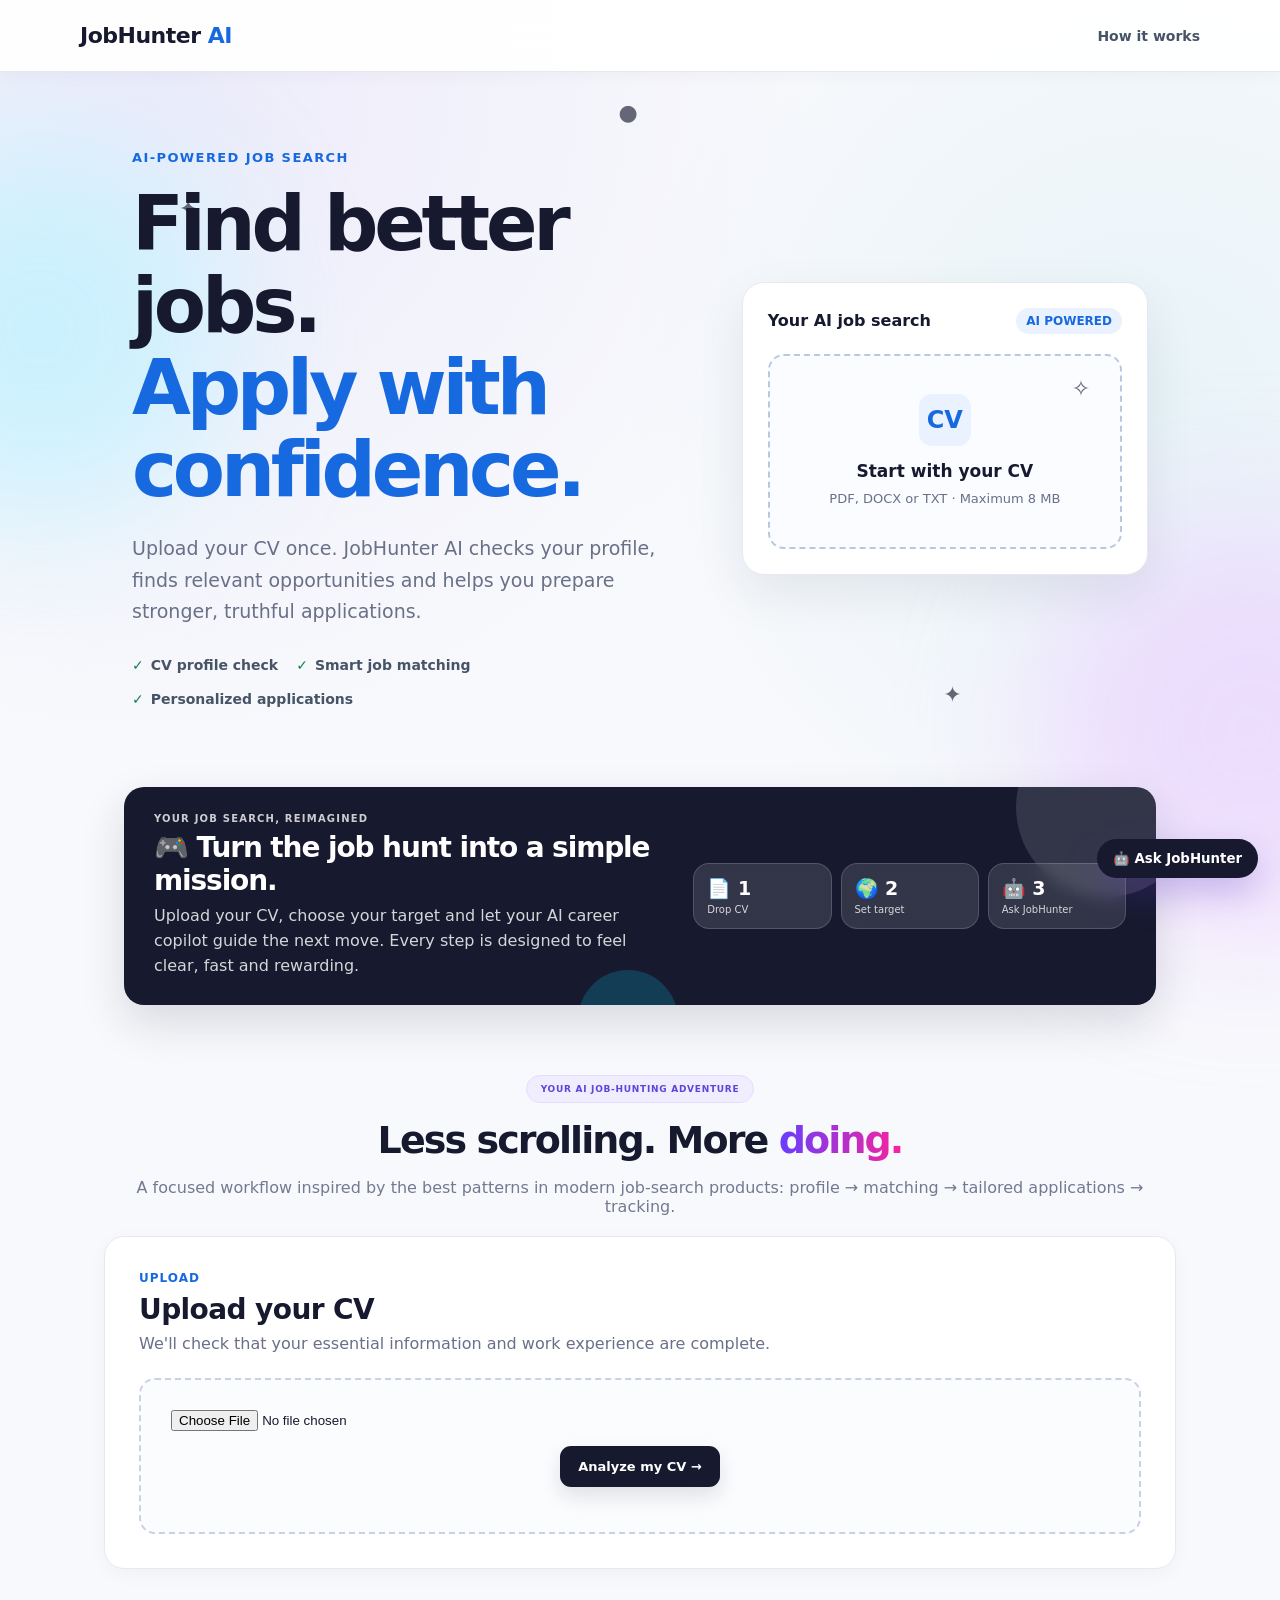
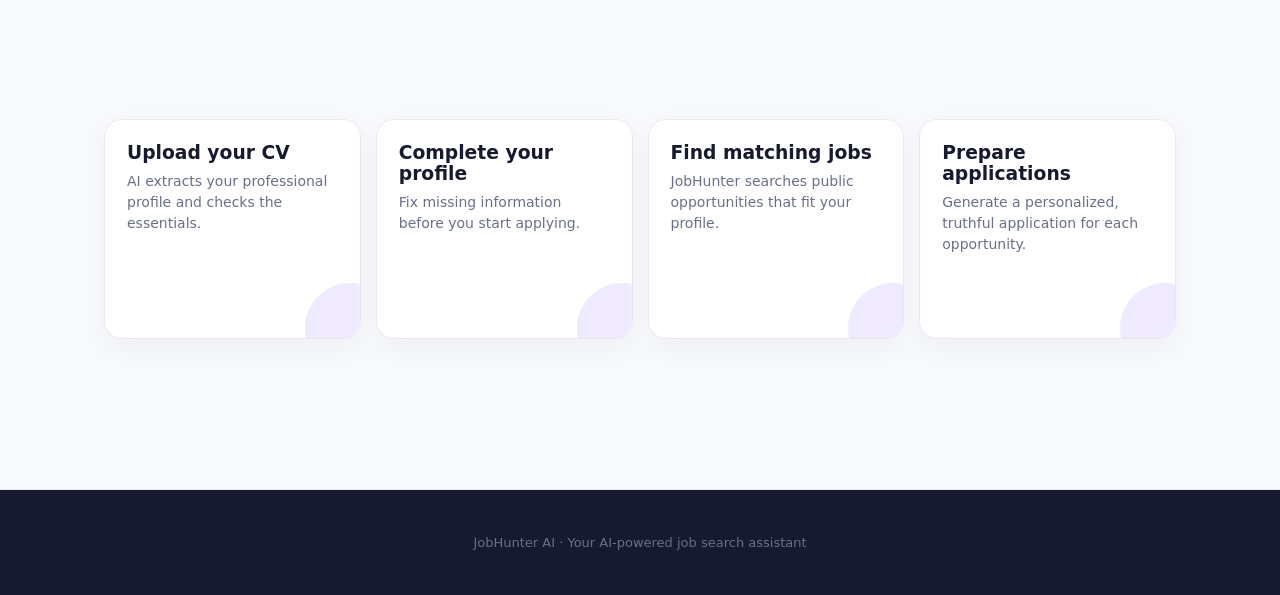
<file: index.html>
<!doctype html>
<html lang="en">
<head>
<meta charset="utf-8">
<meta name="viewport" content="width=device-width,initial-scale=1">
<title>JobHunter AI — Find the right job faster</title>
<link rel="stylesheet" href="/static/style.css">
<style>
:root{--blue:#1769e0;--blue-dark:#0d47a1;--ink:#172033;--muted:#667085;--line:#e5eaf1;--bg:#f7f9fc;--white:#fff;--green:#14804a}
*{box-sizing:border-box}html{scroll-behavior:smooth}body{margin:0;font-family:Inter,ui-sans-serif,system-ui,-apple-system,BlinkMacSystemFont,"Segoe UI",Arial,sans-serif;color:var(--ink);background:var(--bg)}
header{height:72px;background:#fff;border-bottom:1px solid var(--line);display:flex;align-items:center;justify-content:space-between;padding:0 max(24px,calc((100% - 1120px)/2));position:sticky;top:0;z-index:20}.logo{font-size:22px;font-weight:800;letter-spacing:-.5px}.logo span{color:var(--blue)}header a{color:#475467;text-decoration:none;font-weight:600;font-size:14px}
main{max-width:1120px;margin:auto;padding:0 24px}.hero{padding:80px 0 55px;display:grid;grid-template-columns:1.15fr .85fr;gap:60px;align-items:center}.eyebrow{color:var(--blue);font-size:13px;font-weight:800;letter-spacing:1.4px;margin-bottom:18px}.hero h1{font-size:58px;line-height:1.05;letter-spacing:-2.5px;margin:0 0 22px;max-width:700px}.hero h1 span{color:var(--blue)}.hero p{color:var(--muted);font-size:19px;line-height:1.65;max-width:650px;margin:0 0 30px}.hero-points{display:flex;gap:18px;flex-wrap:wrap;color:#475467;font-size:14px;font-weight:600}.hero-points span{display:flex;align-items:center;gap:7px}.hero-points b{color:var(--green)}
.upload-preview{background:#fff;border:1px solid var(--line);border-radius:22px;padding:25px;box-shadow:0 18px 50px rgba(16,24,40,.08)}.preview-top{display:flex;justify-content:space-between;align-items:center;margin-bottom:20px}.preview-title{font-weight:800}.badge{background:#eaf2ff;color:var(--blue);padding:6px 10px;border-radius:20px;font-size:12px;font-weight:800}.preview-box{border:2px dashed #b9c8df;border-radius:16px;padding:38px 20px;text-align:center;background:#fafcff}.file-icon{width:52px;height:52px;border-radius:13px;background:#eaf2ff;color:var(--blue);display:flex;align-items:center;justify-content:center;margin:0 auto 15px;font-size:24px;font-weight:800}.preview-box h3{margin:0 0 7px;font-size:17px}.preview-box p{margin:0;color:var(--muted);font-size:13px}
.section-card{background:#fff;border:1px solid var(--line);border-radius:20px;padding:34px;margin:18px 0;box-shadow:0 5px 20px rgba(16,24,40,.035)}.step-label{color:var(--blue);font-weight:800;font-size:12px;letter-spacing:1px;margin-bottom:8px}.section-card h2{font-size:28px;margin:0 0 8px;letter-spacing:-.6px}.section-card>p{color:var(--muted);margin:0 0 25px}.upload-area{border:2px dashed #c7d2e3;border-radius:16px;padding:30px;text-align:center;background:#fbfcfe}.upload-area input{display:block;width:100%;margin-bottom:15px}.btn{display:inline-flex;align-items:center;justify-content:center;border:0;background:var(--blue);color:#fff;border-radius:10px;padding:13px 21px;font-weight:800;font-size:15px;cursor:pointer;text-decoration:none;transition:.15s}.btn:hover{background:var(--blue-dark);transform:translateY(-1px)}#status{margin-top:15px;color:var(--muted);font-weight:600}.profile-grid{display:grid;grid-template-columns:1fr 1fr;gap:20px;margin:22px 0}.info-box{background:#f8fafc;border:1px solid var(--line);border-radius:14px;padding:18px}.info-box strong{display:block;margin-bottom:6px}#missing .warn,.warn{background:#fff7ed;border:1px solid #fed7aa;color:#9a3412;padding:15px;border-radius:12px;margin:15px 0}.ok{background:#ecfdf3;border:1px solid #abefc6;color:#067647;padding:15px;border-radius:12px;margin:15px 0}label{display:block;font-weight:700;font-size:14px;margin:18px 0 8px}select{width:100%;padding:13px;border:1px solid #cfd7e3;border-radius:10px;background:#fff;font-size:15px}.check{display:flex;align-items:center;gap:9px;font-weight:600}.check input{width:18px;height:18px}.resultsTitle{display:flex;align-items:end;justify-content:space-between;margin:45px 0 18px}.resultsTitle h2{font-size:30px;margin:0}#count{color:var(--muted);font-size:14px}.job{background:#fff;border:1px solid var(--line);border-radius:16px;padding:22px;margin:12px 0;display:grid;grid-template-columns:1fr auto;gap:14px}.job h3{margin:0 0 6px;font-size:19px}.job p{color:var(--muted);margin:5px 0;line-height:1.5}.job>strong{color:var(--blue);font-size:24px;text-align:right}.job>strong small{display:block;color:var(--muted);font-size:9px;letter-spacing:1px}.link{color:var(--blue);font-weight:700;text-decoration:none}.small{border:1px solid #cbd5e1;background:#fff;border-radius:8px;padding:8px 11px;cursor:pointer;font-weight:700;margin-left:8px}.draft{grid-column:1/-1;background:#f8fafc;border-radius:12px;padding:16px}.draft textarea{width:100%;min-height:180px;margin-top:10px;padding:12px;border:1px solid #d5dce6;border-radius:9px;font-family:inherit}.how{display:grid;grid-template-columns:repeat(4,1fr);gap:15px;padding:65px 0}.how-card{background:#fff;border:1px solid var(--line);border-radius:15px;padding:22px}.how-card h3{margin:0 0 8px}.how-card p{color:var(--muted);font-size:14px;line-height:1.5;margin:0}footer{border-top:1px solid var(--line);background:#fff;padding:28px 24px;text-align:center;color:var(--muted);font-size:13px}.hidden{display:none!important}
@media(max-width:800px){.hero{grid-template-columns:1fr;padding:55px 0 35px;gap:30px}.hero h1{font-size:42px}.profile-grid,.how{grid-template-columns:1fr 1fr}}@media(max-width:560px){header{padding:0 18px}main{padding:0 15px}.hero h1{font-size:36px}.section-card{padding:22px}.profile-grid,.how{grid-template-columns:1fr}.job{grid-template-columns:1fr}.job>strong{text-align:left}}
</style>
</head>
<body>
<header><div class="logo">JobHunter <span>AI</span></div><a href="#how">How it works</a></header>
<main>
<section class="hero"><div><div class="eyebrow">AI-POWERED JOB SEARCH</div><h1>Find better jobs.<br><span>Apply with confidence.</span></h1><p>Upload your CV once. JobHunter AI checks your profile, finds relevant opportunities and helps you prepare stronger, truthful applications.</p><div class="hero-points"><span><b>✓</b> CV profile check</span><span><b>✓</b> Smart job matching</span><span><b>✓</b> Personalized applications</span></div></div><div class="upload-preview"><div class="preview-top"><div class="preview-title">Your AI job search</div><div class="badge">AI POWERED</div></div><div class="preview-box"><div class="file-icon">CV</div><h3>Start with your CV</h3><p>PDF, DOCX or TXT · Maximum 8 MB</p></div></div></section>
<section class="section-card" id="start"><div class="step-label">UPLOAD</div><h2>Upload your CV</h2><p>We'll check that your essential information and work experience are complete.</p><div class="upload-area"><form id="cvForm"><input type="file" name="cv" accept=".pdf,.docx,.txt" required><button class="btn" type="submit">Analyze my CV →</button></form><div id="status"></div></div></section>
<section class="section-card hidden" id="profile"><div class="step-label">PROFILE</div><h2>Complete your profile</h2><p id="intro"></p><div id="missing"></div><div class="profile-grid"><div class="info-box" id="summary">Your profile information will appear here.</div><div class="info-box"><strong>Where should we search?</strong><label>Location<select id="location"><option value="">Worldwide</option><option>Singapore</option><option>Philippines</option><option>Thailand</option><option>Malaysia</option><option>Australia</option><option>Germany</option><option>United Kingdom</option><option>United States</option><option>Norway</option></select></label><label class="check"><input id="remote" type="checkbox" checked>Include remote jobs</label></div></div><button id="hunt" class="btn">Find matching jobs →</button></section>
<section class="hidden" id="results"><div class="resultsTitle"><h2>Recommended jobs</h2><span id="count"></span></div><div id="jobs"></div></section>
<section class="how" id="how"><div class="how-card"><h3>Upload your CV</h3><p>AI extracts your professional profile and checks the essentials.</p></div><div class="how-card"><h3>Complete your profile</h3><p>Fix missing information before you start applying.</p></div><div class="how-card"><h3>Find matching jobs</h3><p>JobHunter searches public opportunities that fit your profile.</p></div><div class="how-card"><h3>Prepare applications</h3><p>Generate a personalized, truthful application for each opportunity.</p></div></section>
</main><footer>JobHunter AI · Your AI-powered job search assistant</footer><script src="/static/app.js"></script>
</body>
</html>
</file>
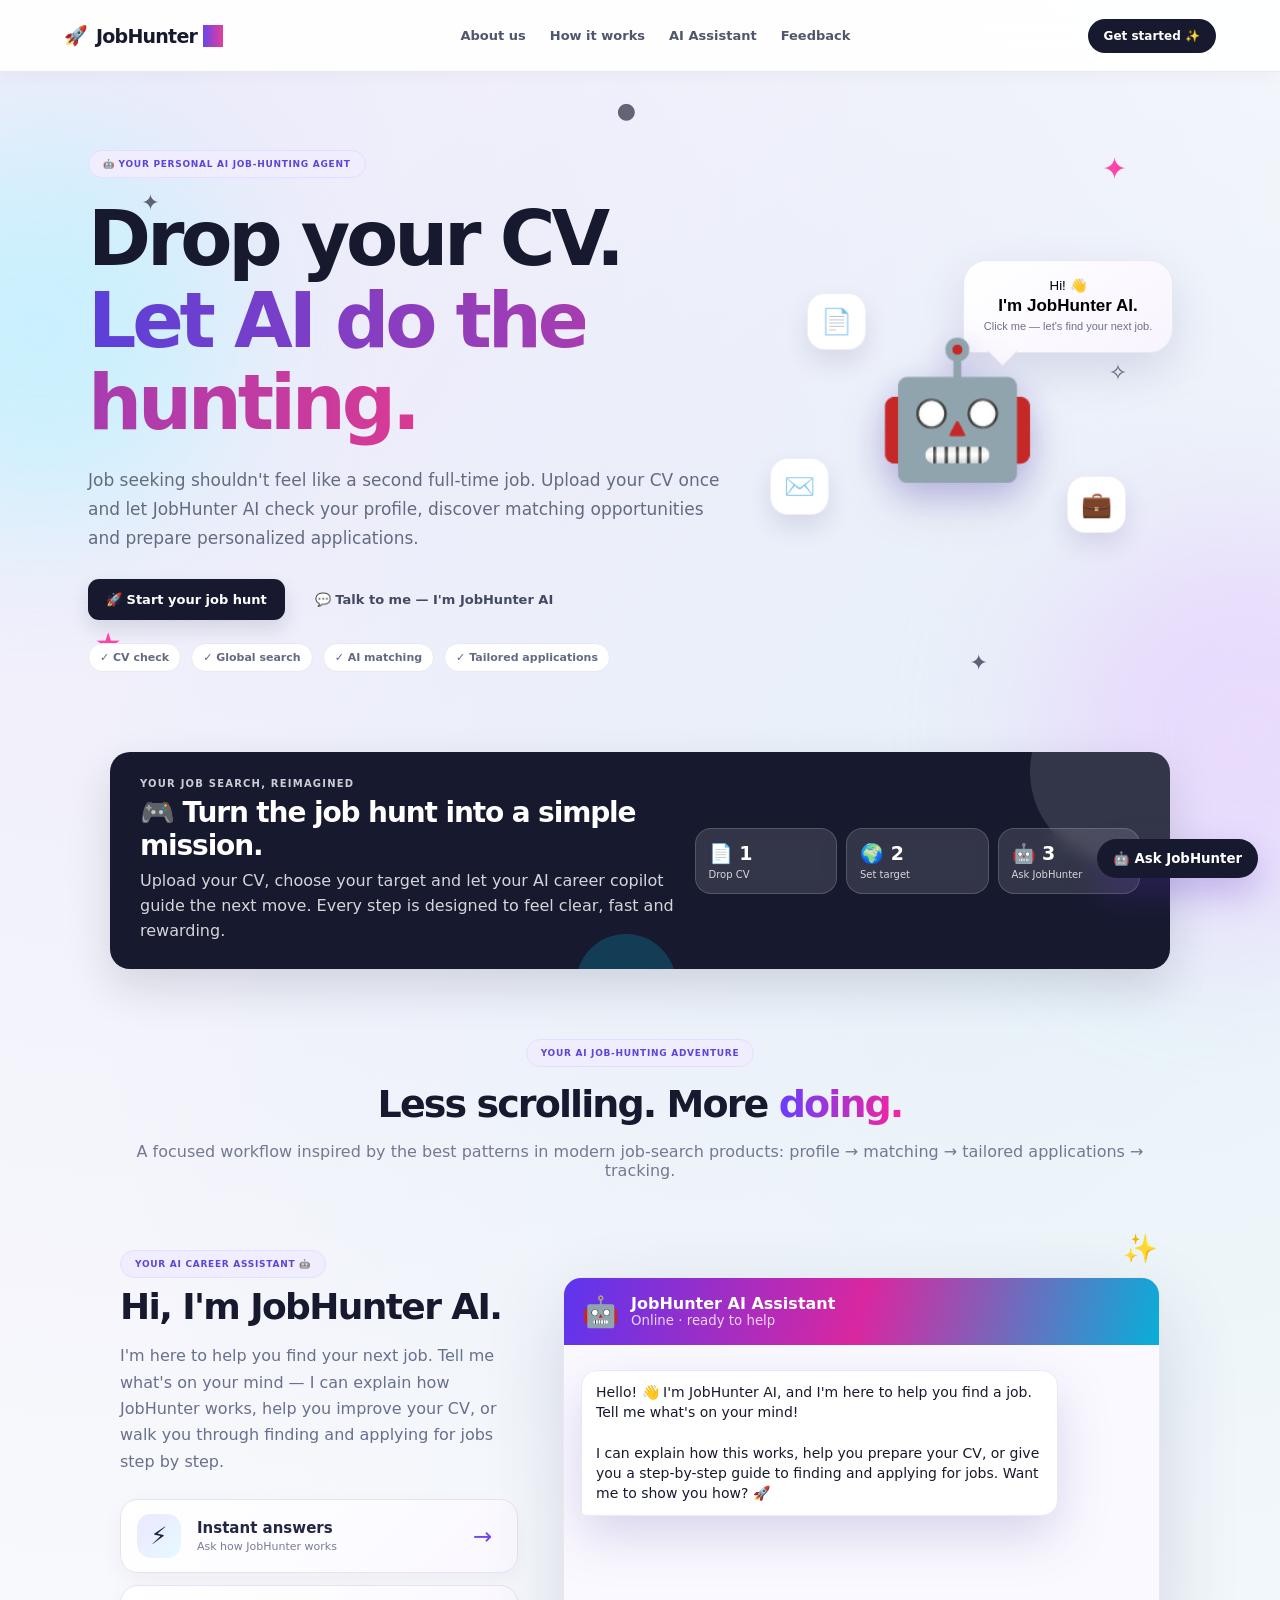
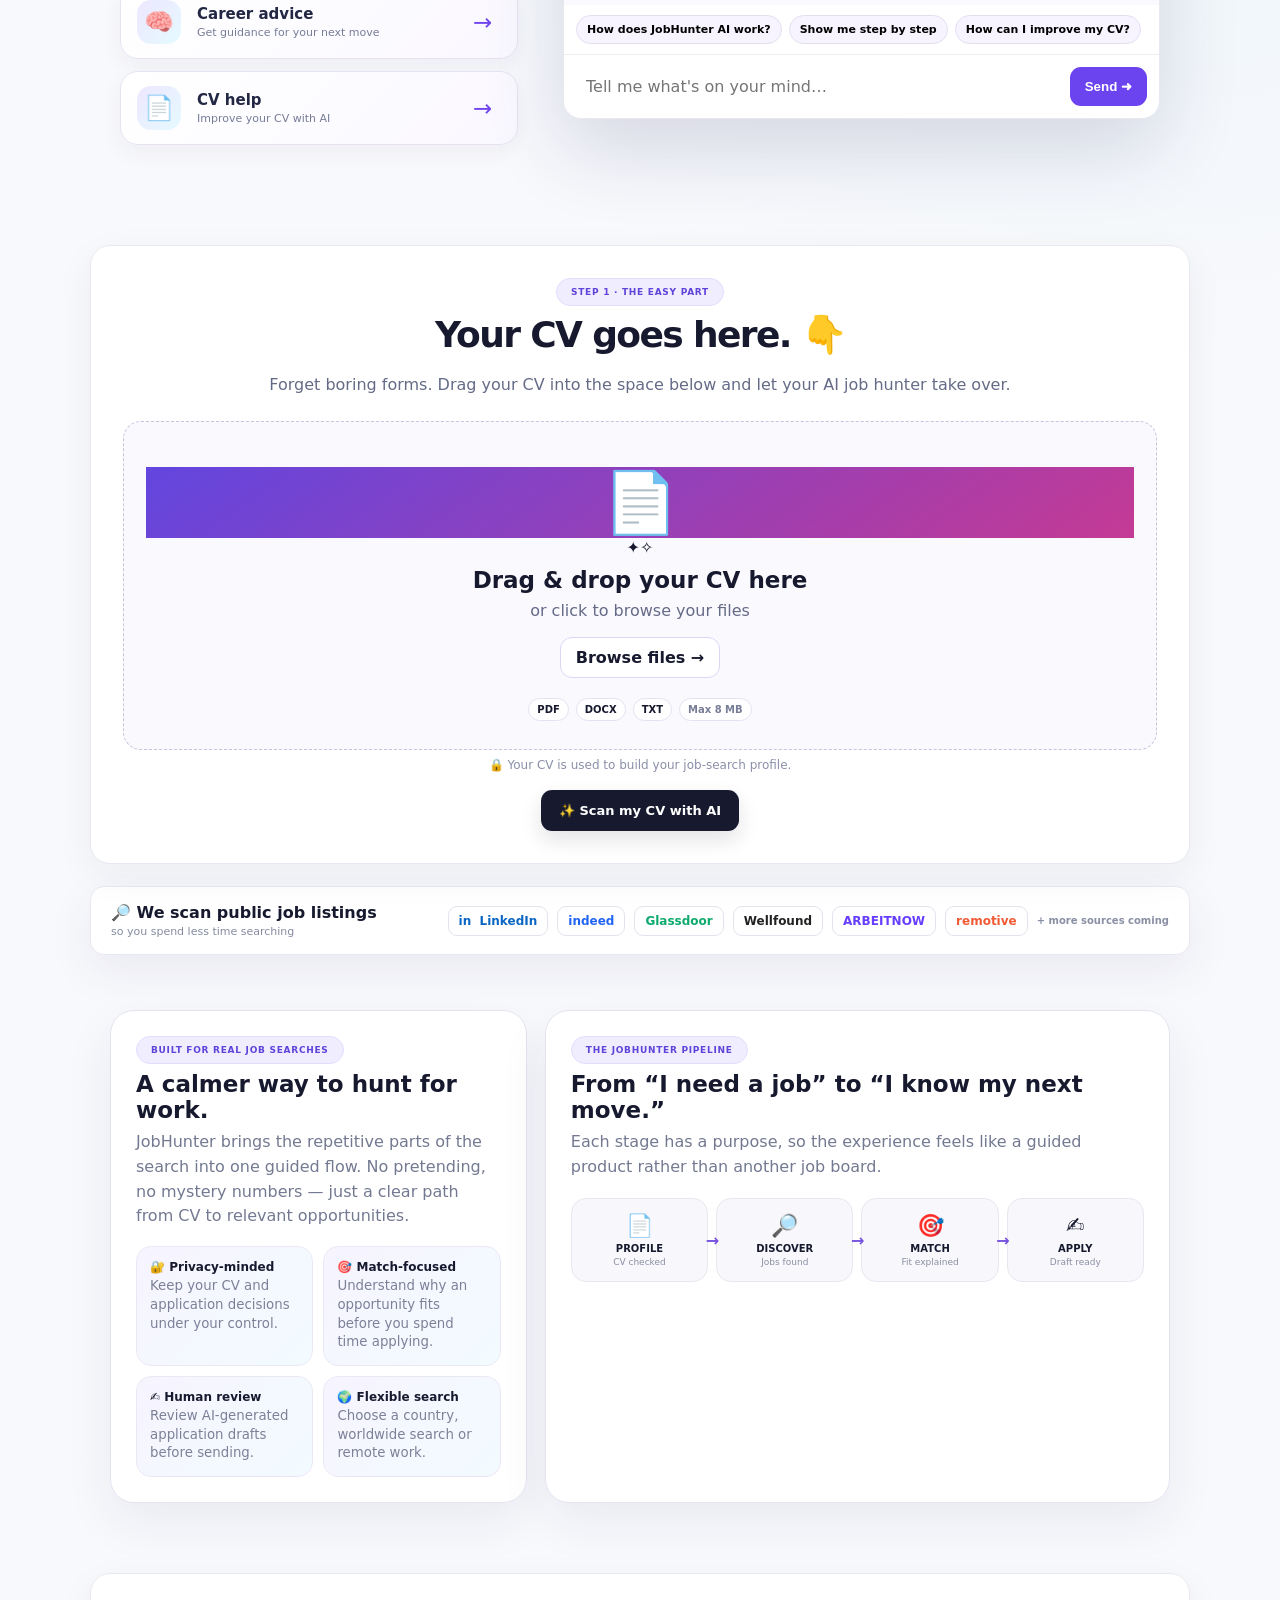
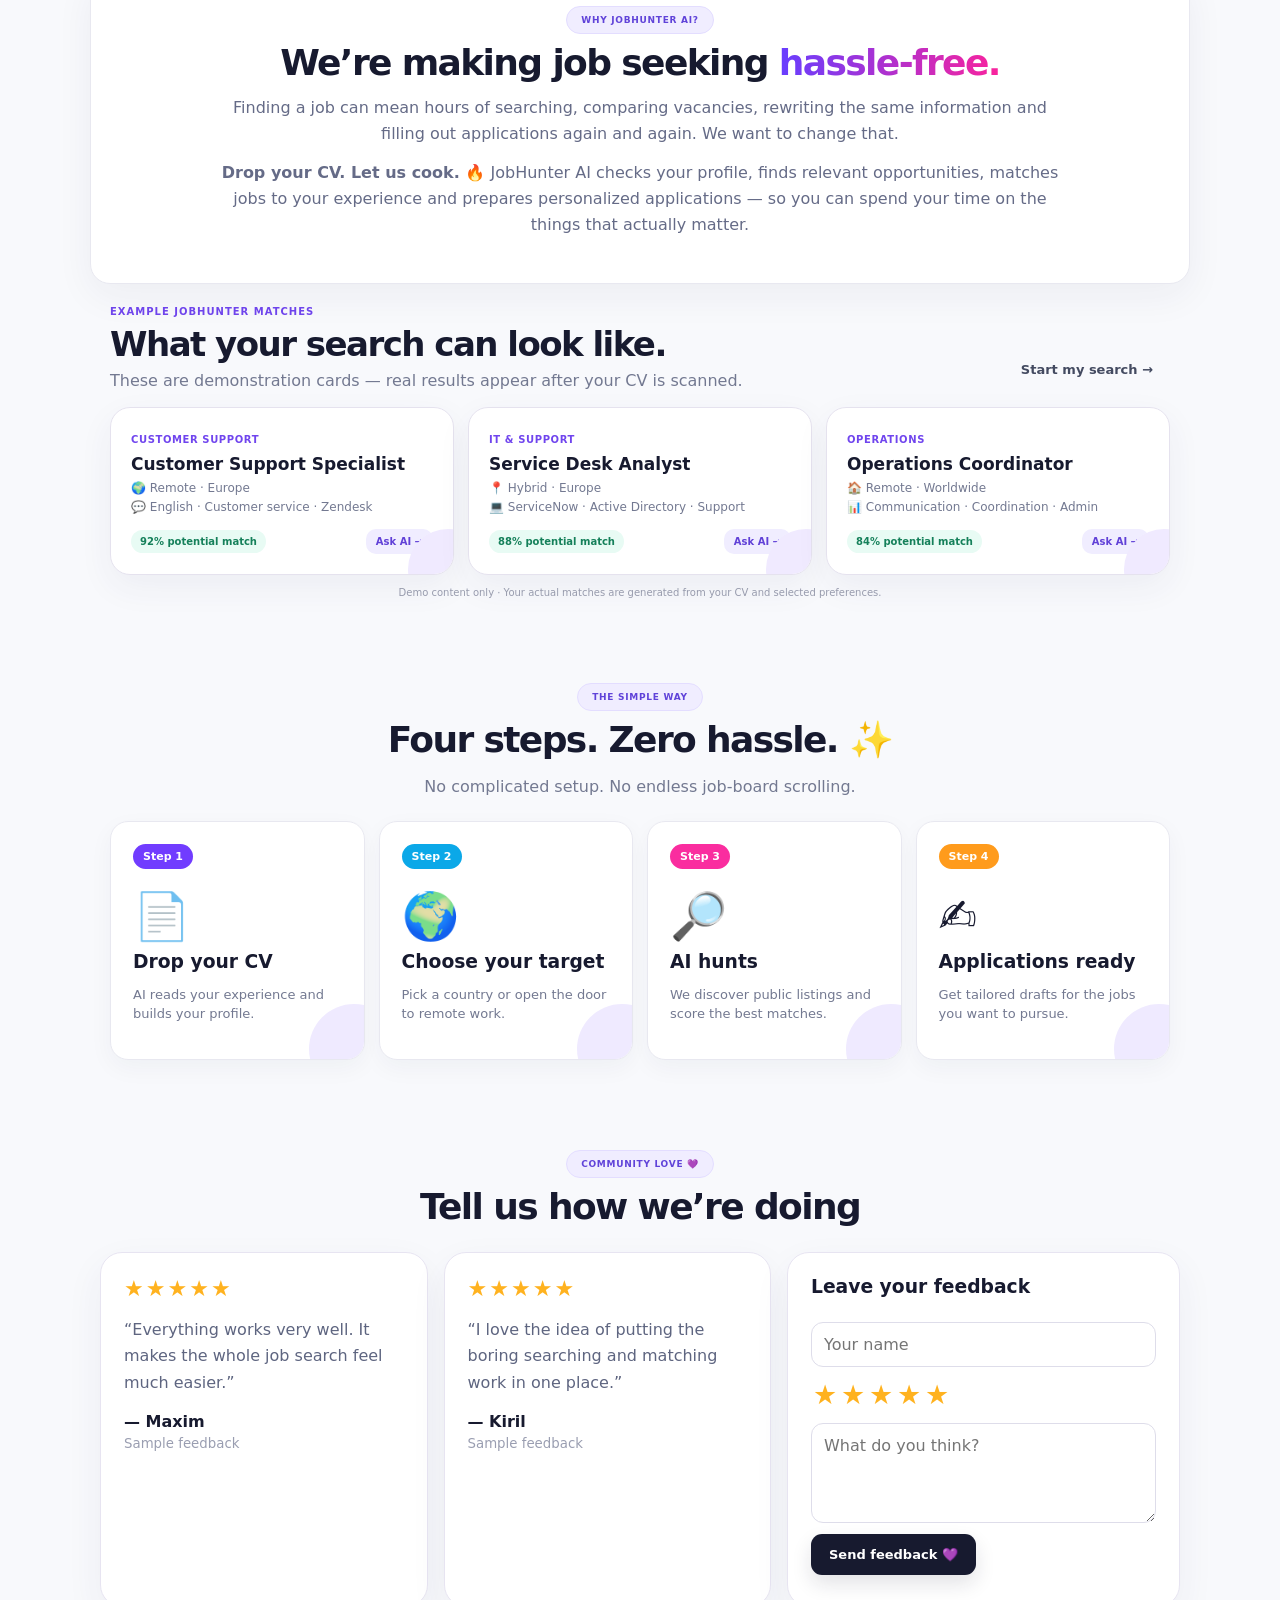
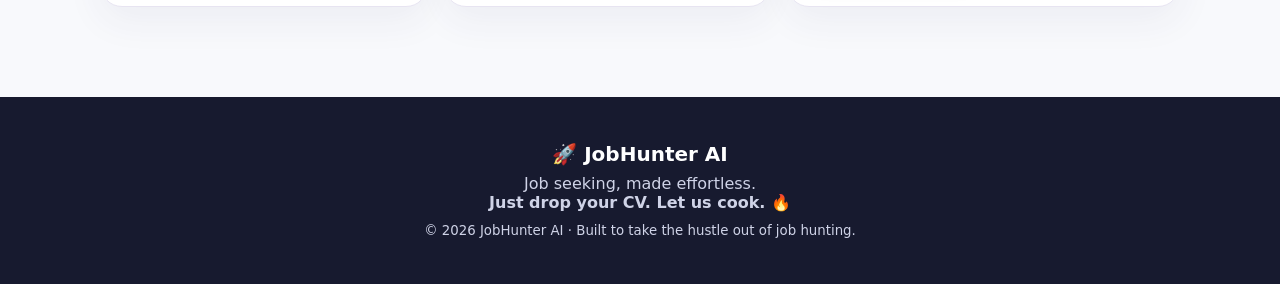
<file: templates/index.html>
<!doctype html><html><head><meta charset="utf-8"><meta name="viewport" content="width=device-width,initial-scale=1"><title>JobHunter AI — Let AI hunt for your next job</title><link rel="stylesheet" href="/static/style.css"><style>.country-picker-wrap{margin:0 0 10px}.country-picker-wrap input{width:100%;box-sizing:border-box;padding:13px 15px;border:1px solid #ddd8ec;border-radius:12px;background:#fff;font:inherit;color:#292641}.country-picker-wrap input:focus{outline:2px solid #7651df33;border-color:#7651df}.check{display:flex!important;align-items:center;gap:9px}.check span{display:flex;flex-direction:column;gap:2px}.check small{font-size:11px;color:#777}.check input{accent-color:#7651df}</style></head><body>
<header><div class="brand">🚀 <b>JobHunter <span>AI</span></b><small>Less hustle. More opportunities.</small></div><nav><a href="#about">About us</a><a href="#how">How it works</a><a href="#chat">AI Assistant</a><a href="#feedback">Feedback</a></nav><a class="navbtn" href="#start">Get started ✨</a></header>
<main><section class="hero"><div class="floaty star1">✦</div><div class="floaty star2">★</div><div class="hero-copy"><div class="pill">🤖 YOUR PERSONAL AI JOB-HUNTING AGENT</div><h1>Drop your CV.<br><em>Let AI do the hunting.</em></h1><p class="lead">Job seeking shouldn't feel like a second full-time job. Upload your CV once and let JobHunter AI check your profile, discover matching opportunities and prepare personalized applications.</p><div class="hero-actions"><a class="btn" href="#start">🚀 Start your job hunt</a><a class="ghost" href="#chat">💬 Talk to me — I'm JobHunter AI</a></div><div class="promise"><span>✓ CV check</span><span>✓ Global search</span><span>✓ AI matching</span><span>✓ Tailored applications</span></div></div><button class="hero-bot hero-bot-button" id="heroBot" aria-label="Talk to me, I'm JobHunter AI"><div class="speech">Hi! 👋<br><b>I'm JobHunter AI.</b><small>Click me — let's find your next job.</small></div><div class="bot">🤖</div><div class="orbit o1">📄</div><div class="orbit o2">💼</div><div class="orbit o3">✉️</div></button></section>
<section class="card upload-card reveal" id="start"><div class="section-tag">STEP 1 · THE EASY PART</div><h2>Your CV goes here. 👇</h2><p>Forget boring forms. Drag your CV into the space below and let your AI job hunter take over.</p><form id="cvForm"><div class="upload-zone" id="uploadZone"><div class="upload-glow"></div><input id="cvFile" type="file" name="cv" accept=".pdf,.docx,.txt" required><div class="upload-icon-wrap"><div class="upload-icon">📄</div><span class="spark s1">✦</span><span class="spark s2">✧</span></div><h3 id="uploadTitle">Drag & drop your CV here</h3><p id="uploadText">or click to browse your files</p><span class="choose">Browse files <b>→</b></span><div class="upload-formats"><span>PDF</span><span>DOCX</span><span>TXT</span><em>Max 8 MB</em></div></div><div class="upload-hint">🔒 Your CV is used to build your job-search profile.</div><button class="btn upload-btn">✨ Scan my CV with AI</button></form><div id="status"></div></section>
<section class="source-strip"><div><b>🔎 We scan public job listings</b><span>so you spend less time searching</span></div><div class="source-logos"><span class="source-logo linkedin">in&nbsp; LinkedIn</span><span class="source-logo indeed">indeed</span><span class="source-logo glassdoor">Glassdoor</span><span class="source-logo wellfound">Wellfound</span><span class="source-logo arbeit">ARBEITNOW</span><span class="source-logo remotive">remotive</span><span class="source-more">+ more sources coming</span></div></section>
<section class="chat-section reveal" id="chat"><div class="chat-intro"><div class="section-tag">YOUR AI CAREER ASSISTANT 🤖</div><h2>Hi, I'm <span>JobHunter AI.</span></h2><p>I'm here to help you find your next job. Tell me what's on your mind — I can explain how JobHunter works, help you improve your CV, or walk you through finding and applying for jobs step by step.</p><div class="chat-benefits"><button type="button" class="chat-benefit" data-chat="Give me instant answers about how JobHunter AI works and how I can use it to find jobs."><strong>⚡</strong><span><b>Instant answers</b><small>Ask how JobHunter works</small></span><i>→</i></button><button type="button" class="chat-benefit" data-chat="Give me career advice based on my situation. Help me understand what jobs I should target and how to improve my job search."><strong>🧠</strong><span><b>Career advice</b><small>Get guidance for your next move</small></span><i>→</i></button><button type="button" class="chat-benefit" data-chat="Help me improve my CV. Tell me what information makes a CV stronger and what I should change or add."><strong>📄</strong><span><b>CV help</b><small>Improve your CV with AI</small></span><i>→</i></button></div></div><div class="chatbox"><div class="chat-head"><span>🤖</span><div><b>JobHunter AI Assistant</b><small><i></i> Online · ready to help</small></div></div><div id="chatMessages" class="chat-messages"><div class="chat-msg bot">Hello! 👋 I'm JobHunter AI, and I'm here to help you find a job. Tell me what's on your mind!<br><br>I can explain how this works, help you prepare your CV, or give you a step-by-step guide to finding and applying for jobs. Want me to show you how? 🚀</div></div><div class="quick-row"><button class="quick">How does JobHunter AI work?</button><button class="quick">Show me step by step</button><button class="quick">How can I improve my CV?</button></div><div class="chat-input"><input id="chatInput" placeholder="Tell me what's on your mind…"><button id="chatSend">Send ➜</button></div></div></section>
<section class="card hidden reveal" id="profile"><div class="section-tag">STEP 2 · SET YOUR TARGET</div><h2>Where should we hunt? 🌍</h2><p id="intro"></p><div id="missing"></div><div id="summary"></div><label>Choose your country</label><select id="location"><option value="">🌎 Worldwide</option></select><label class="check"><input id="remote" type="checkbox" checked> <span>🏠 <b>Find remote jobs too</b><small>Include work-from-home and location-independent roles</small></span></label><button id="hunt" class="btn">🚀 Find jobs for me</button></section>
<section class="resultsWrap hidden reveal" id="results"><div class="resultsTitle"><div><div class="section-tag">STEP 3 · AI SEARCH</div><h2>Look what we found! 🎯</h2></div><span id="count"></span></div><div class="scan-status"><span class="scan-dot"></span> AI is comparing your profile with live public listings…</div><div id="jobs"></div></section>
<section class="about card reveal" id="about"><div class="section-tag">WHY JOBHUNTER AI?</div><h2>We’re making job seeking <span>hassle-free.</span></h2><p>Finding a job can mean hours of searching, comparing vacancies, rewriting the same information and filling out applications again and again. We want to change that.</p><p><b>Drop your CV. Let us cook. 🔥</b> JobHunter AI checks your profile, finds relevant opportunities, matches jobs to your experience and prepares personalized applications — so you can spend your time on the things that actually matter.</p></section>
<section class="how reveal" id="how"><div class="how-head"><div class="section-tag">THE SIMPLE WAY</div><h2>Four steps. Zero hassle. ✨</h2><p>No complicated setup. No endless job-board scrolling.</p></div><div class="how-grid"><div class="how-card c1"><b>Step 1</b><i>📄</i><h3>Drop your CV</h3><p>AI reads your experience and builds your profile.</p></div><div class="how-card c2"><b>Step 2</b><i>🌍</i><h3>Choose your target</h3><p>Pick a country or open the door to remote work.</p></div><div class="how-card c3"><b>Step 3</b><i>🔎</i><h3>AI hunts</h3><p>We discover public listings and score the best matches.</p></div><div class="how-card c4"><b>Step 4</b><i>✍️</i><h3>Applications ready</h3><p>Get tailored drafts for the jobs you want to pursue.</p></div></div></section>
<section class="feedback reveal" id="feedback"><div class="section-tag">COMMUNITY LOVE 💜</div><h2>Tell us how we’re doing</h2><div class="feedback-grid"><div class="quote"><div class="stars">★★★★★</div><p>“Everything works very well. It makes the whole job search feel much easier.”</p><b>— Maxim</b><small>Sample feedback</small></div><div class="quote"><div class="stars">★★★★★</div><p>“I love the idea of putting the boring searching and matching work in one place.”</p><b>— Kiril</b><small>Sample feedback</small></div><form class="feedback-form" id="feedbackForm"><h3>Leave your feedback</h3><input name="name" placeholder="Your name"><div class="rating"><button type="button" class="star selected" data-rating="1">★</button><button type="button" class="star selected" data-rating="2">★</button><button type="button" class="star selected" data-rating="3">★</button><button type="button" class="star selected" data-rating="4">★</button><button type="button" class="star selected" data-rating="5">★</button></div><input type="hidden" name="rating" id="rating" value="5"><textarea name="message" placeholder="What do you think?" required></textarea><button class="btn">Send feedback 💜</button><div id="feedbackStatus"></div></form></div></section>
</main><footer><b>🚀 JobHunter AI</b><p class="tagline">Job seeking, made effortless.<br><strong>Just drop your CV. Let us cook. 🔥</strong></p><small>© 2026 JobHunter AI · Built to take the hustle out of job hunting.</small></footer><script src="/static/country-selector.js"></script><script src="/static/app.js"></script><script>document.getElementById('heroBot')?.addEventListener('click',()=>document.getElementById('chat')?.scrollIntoView({behavior:'smooth',block:'center'}));document.querySelectorAll('.flip-card').forEach(c=>c.addEventListener('click',()=>c.classList.toggle('flipped')));</script></body></html>
</file>
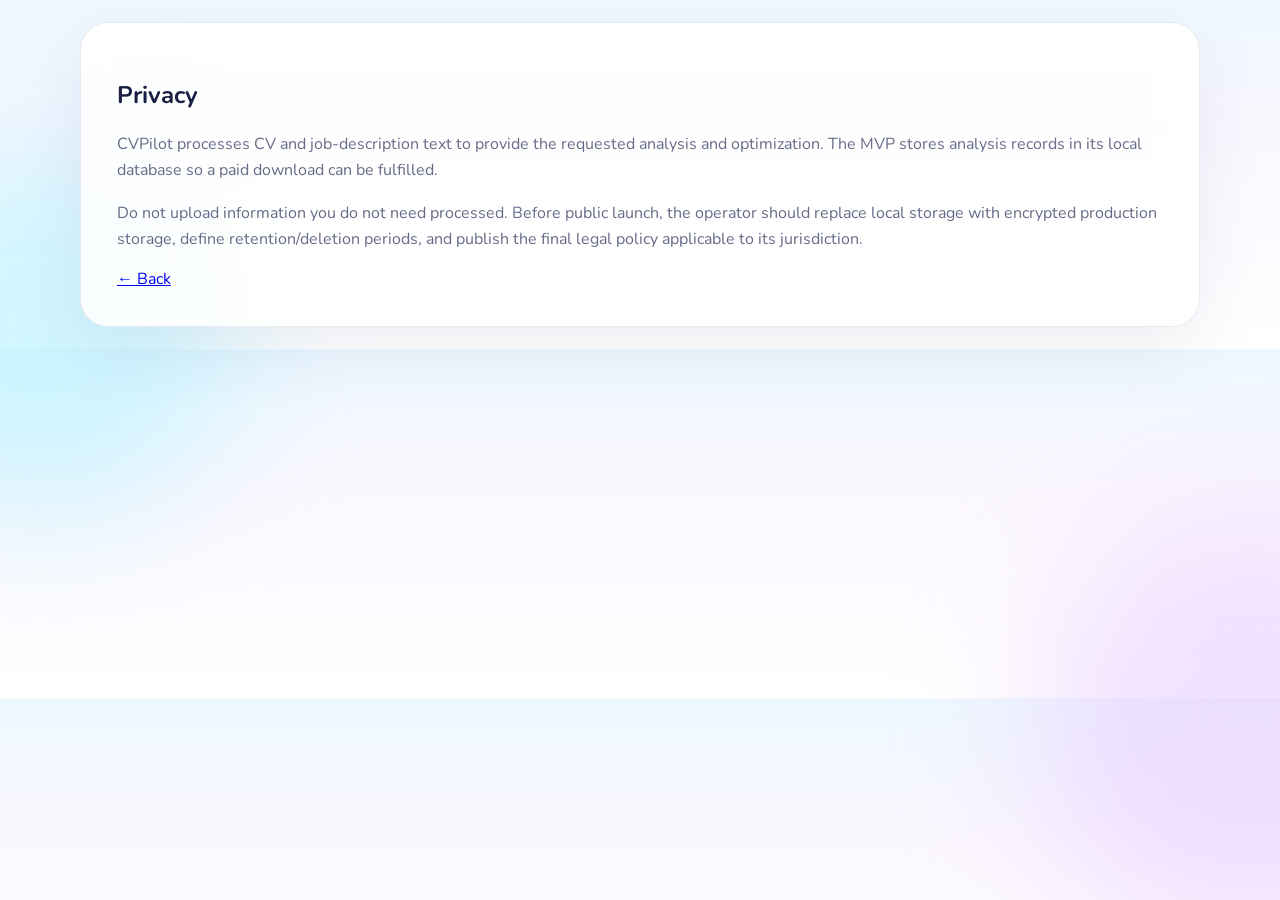
<file: privacy.html>
<!doctype html><html><head><meta charset="utf-8"><meta name="viewport" content="width=device-width,initial-scale=1"><title>Privacy — CVPilot</title><link rel="stylesheet" href="/static/style.css"></head><body><main><section class="card"><h1>Privacy</h1><p>CVPilot processes CV and job-description text to provide the requested analysis and optimization. The MVP stores analysis records in its local database so a paid download can be fulfilled.</p><p>Do not upload information you do not need processed. Before public launch, the operator should replace local storage with encrypted production storage, define retention/deletion periods, and publish the final legal policy applicable to its jurisdiction.</p><a href="/">← Back</a></section></main></body></html>
</file>
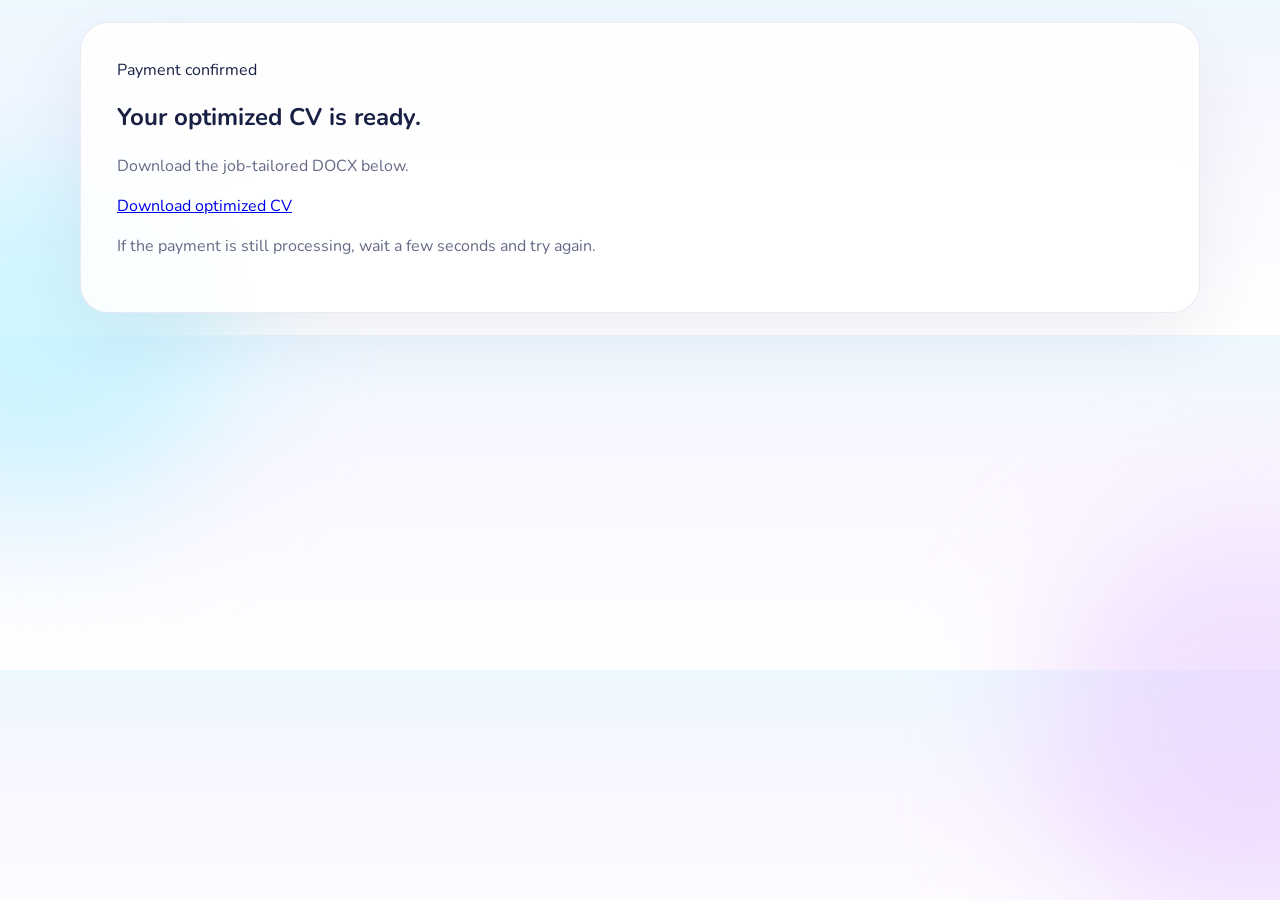
<file: success.html>
<!doctype html><html><head><meta charset="utf-8"><meta name="viewport" content="width=device-width,initial-scale=1"><title>Payment successful — CVPilot</title><link rel="stylesheet" href="/static/style.css"></head><body><main><section class="card success"><div class="badge">Payment confirmed</div><h1>Your optimized CV is ready.</h1><p>Download the job-tailored DOCX below.</p><a class="primary" href="/api/paid-download?session_id={{ session_id }}">Download optimized CV</a><p class="hint">If the payment is still processing, wait a few seconds and try again.</p></section></main></body></html>
</file>
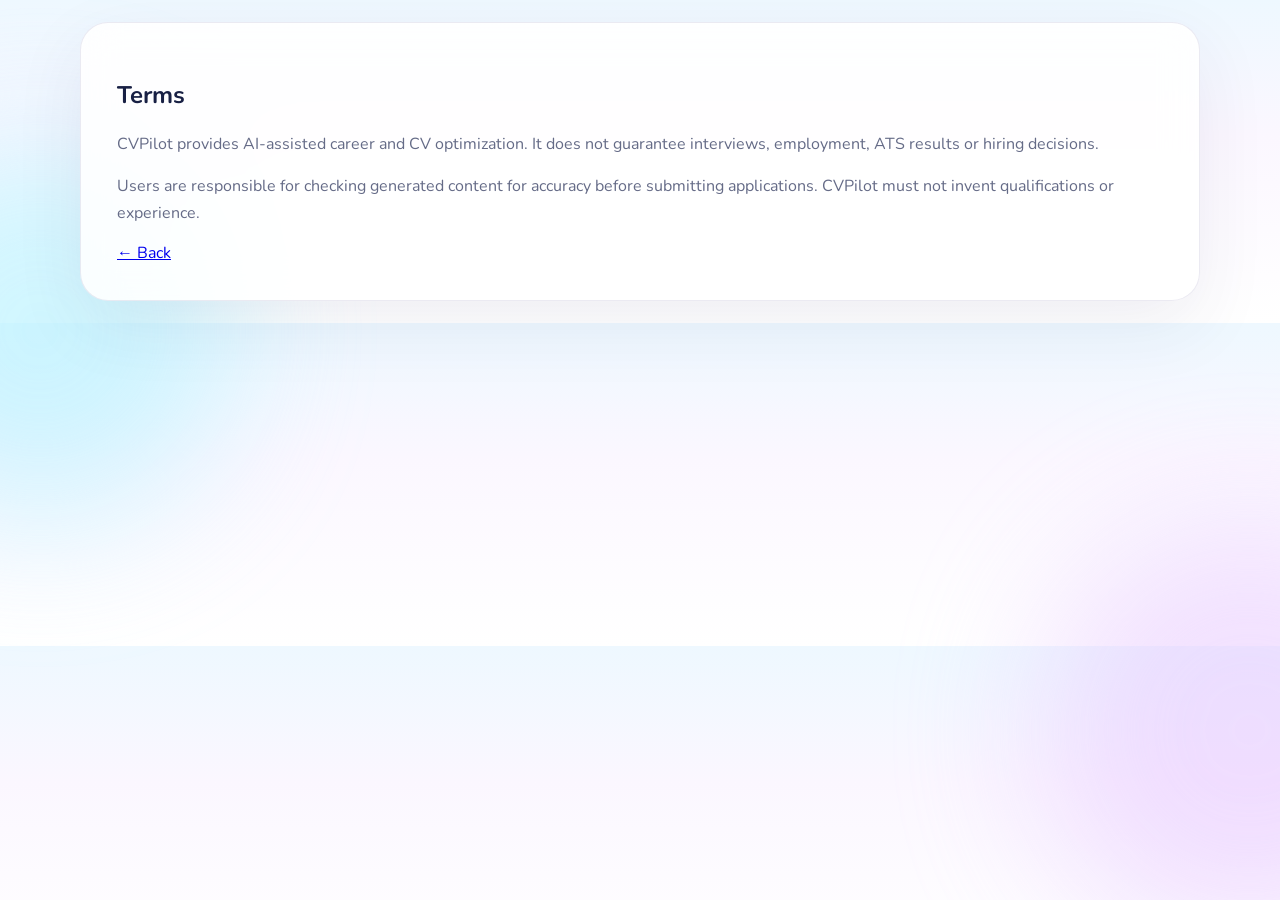
<file: terms.html>
<!doctype html><html><head><meta charset="utf-8"><meta name="viewport" content="width=device-width,initial-scale=1"><title>Terms — CVPilot</title><link rel="stylesheet" href="/static/style.css"></head><body><main><section class="card"><h1>Terms</h1><p>CVPilot provides AI-assisted career and CV optimization. It does not guarantee interviews, employment, ATS results or hiring decisions.</p><p>Users are responsible for checking generated content for accuracy before submitting applications. CVPilot must not invent qualifications or experience.</p><a href="/">← Back</a></section></main></body></html>
</file>
<file: static/style.css>
@import url('https://fonts.googleapis.com/css2?family=Nunito:wght@400;600;700;800;900&display=swap');
*{box-sizing:border-box}html{scroll-behavior:smooth}body{margin:0;color:#182044;font-family:Nunito,Inter,Arial,sans-serif;background:linear-gradient(180deg,#eef8ff 0%,#fbf7ff 42%,#fff 100%);overflow-x:hidden}body:before,body:after{content:"";position:fixed;border-radius:50%;filter:blur(70px);pointer-events:none;z-index:-1;animation:drift 12s ease-in-out infinite alternate}body:before{width:380px;height:380px;background:#b8f2ff;left:-150px;top:140px;opacity:.65}body:after{width:420px;height:420px;background:#e7c8ff;right:-180px;top:520px;opacity:.55;animation-delay:-4s}header{height:78px;padding:0 5%;display:flex;align-items:center;justify-content:space-between;gap:24px;background:rgba(255,255,255,.86);backdrop-filter:blur(18px);border-bottom:1px solid rgba(80,80,130,.1);position:sticky;top:0;z-index:20}.brand{display:flex;align-items:center;gap:8px;font-size:20px}.brand b{letter-spacing:-.04em}.brand b span{background:linear-gradient(90deg,#6b42ff,#ff2ea6,#00bde8);-webkit-background-clip:text;color:transparent}.brand small{display:block;font-size:9px;color:#777c99;margin-left:4px;font-weight:800}.brand>small{display:none}nav{display:flex;gap:26px;position:relative;z-index:30}nav a,.navbtn{color:#4d5372;text-decoration:none;font-weight:800;font-size:14px;position:relative;z-index:31;pointer-events:auto;cursor:pointer}.navbtn{padding:12px 18px;border-radius:999px;color:#fff;background:linear-gradient(100deg,#693dff,#f22ba6);box-shadow:0 8px 22px rgba(108,61,255,.2)}.hero{max-width:1180px;margin:auto;min-height:610px;padding:82px 35px 60px;display:grid;grid-template-columns:1.15fr .85fr;align-items:center;position:relative}.pill,.section-tag{display:inline-flex;padding:8px 14px;border-radius:999px;background:linear-gradient(90deg,#ede7ff,#e3faff);color:#6540df;font-size:11px;font-weight:900;letter-spacing:.09em}.hero h1{font-size:clamp(50px,7vw,86px);line-height:.94;letter-spacing:-.065em;margin:20px 0 22px}.hero h1 em{font-style:normal;background:linear-gradient(90deg,#5b3df3,#ff269f,#00b9e7);-webkit-background-clip:text;color:transparent}.lead{max-width:700px;font-size:19px;line-height:1.65;color:#5e6582}.hero-actions{display:flex;gap:13px;align-items:center;flex-wrap:wrap;margin-top:26px}.btn{display:inline-block;border:0;background:linear-gradient(100deg,#673eff,#fa239c 60%,#ffb52e);color:#fff;border-radius:15px;padding:15px 22px;font-family:inherit;font-weight:900;text-decoration:none;cursor:pointer;box-shadow:0 14px 30px rgba(105,57,235,.24);transition:.2s}.btn:hover{transform:translateY(-3px) scale(1.01);box-shadow:0 18px 38px rgba(105,57,235,.3)}.ghost{padding:13px 17px;border-radius:14px;color:#4f5573;font-weight:900;text-decoration:none}.promise{display:flex;gap:10px;flex-wrap:wrap;margin-top:23px}.promise span{background:#fff;border:1px solid #e8e7f2;border-radius:999px;padding:7px 11px;font-size:11px;font-weight:800;box-shadow:0 5px 15px rgba(40,50,100,.05)}.hero-bot{height:400px;position:relative;display:flex;align-items:center;justify-content:center}.bot{font-size:145px;filter:drop-shadow(0 20px 25px rgba(67,50,150,.18));animation:bob 3.5s ease-in-out infinite}.speech{position:absolute;right:0;top:40px;background:#fff;padding:15px 18px;border-radius:20px 20px 6px 20px;box-shadow:0 15px 35px rgba(54,53,100,.12);animation:bob 3.5s ease-in-out infinite .5s}.orbit{position:absolute;background:#fff;border-radius:18px;padding:13px;font-size:25px;box-shadow:0 12px 25px rgba(55,50,110,.12);animation:orbit 6s ease-in-out infinite}.o1{left:18%;top:18%;animation-delay:-1s}.o2{right:14%;bottom:17%;animation-delay:-3s}.o3{left:10%;bottom:22%;animation-delay:-5s}.floaty{position:absolute;color:#ff44aa;font-size:30px;animation:twinkle 2.5s ease-in-out infinite}.star1{right:8%;top:12%}.star2{left:3%;bottom:10%;animation-delay:1s}.card{max-width:1120px;margin:22px auto;padding:36px;background:rgba(255,255,255,.88);backdrop-filter:blur(18px);border:1px solid rgba(90,80,150,.12);border-radius:28px;box-shadow:0 24px 70px rgba(53,48,105,.08)}.card h2,.how h2,.feedback h2,.chat-section h2{font-size:36px;letter-spacing:-.045em;margin:8px 0 10px}.card p{color:#656b87;line-height:1.65}.card h2 span,.about h2 span{background:linear-gradient(90deg,#673eff,#fa239c);-webkit-background-clip:text;color:transparent}.card select{width:100%;padding:14px 16px;border:1px solid #ddddec;background:#fff;border-radius:13px;margin-top:8px;font:inherit}.check{display:flex;gap:9px;margin-top:16px;font-weight:800}.check input{width:auto}.warn{padding:15px;background:#fff6df;border:1px solid #ffe1a1;border-radius:14px;margin:18px 0}.ok{padding:15px;background:#e8fbf4;border:1px solid #bcefdc;border-radius:14px;color:#14704c;margin:18px 0}#summary{background:linear-gradient(135deg,#f5efff,#eafaff);padding:17px;border-radius:15px;line-height:1.7;margin:15px 0}.hidden{display:none!important}.about{text-align:center}.about>p{max-width:850px;margin:12px auto}.about-grid{display:grid;grid-template-columns:repeat(4,1fr);gap:16px;margin-top:30px;text-align:left}.flip-card{border:0;background:transparent;padding:0;min-height:240px;perspective:1100px;cursor:pointer;font-family:inherit;text-align:left}.flip-inner{display:block;position:relative;width:100%;height:240px;transition:transform .65s cubic-bezier(.2,.75,.25,1);transform-style:preserve-3d}.flip-card.flipped .flip-inner{transform:rotateY(180deg)}.flip-front,.flip-back{position:absolute;inset:0;border-radius:22px;padding:24px;display:flex;flex-direction:column;align-items:flex-start;justify-content:center;backface-visibility:hidden;-webkit-backface-visibility:hidden;box-shadow:0 14px 35px rgba(45,45,100,.07);border:1px solid #e8e4f4}.flip-front{background:linear-gradient(145deg,#fff,#f7f4ff)}.flip-front>b,.flip-back>b{font-size:17px;margin-top:10px}.flip-front>small{font-size:13px;color:#727791;line-height:1.5;margin-top:8px}.flip-front>em{font-style:normal;font-size:10px;color:#7045ee;font-weight:900;margin-top:auto}.flip-back{background:linear-gradient(145deg,#6b42ff,#ef2aa1);color:#fff;transform:rotateY(180deg)}.flip-back>b{margin:0;font-size:20px}.flip-back small{margin-top:12px;line-height:1.6;font-size:13px;color:rgba(255,255,255,.92)}.flip-card:hover .flip-front{box-shadow:0 20px 45px rgba(89,57,200,.14);transform:translateY(-3px)}.flip-card:focus-visible{outline:3px solid #9b83ff;outline-offset:4px}.resultsWrap{max-width:1120px;margin:65px auto}.resultsTitle{display:flex;justify-content:space-between;align-items:end;margin-bottom:15px}.resultsTitle h2{font-size:38px;margin:6px 0}.job{margin:13px 0;padding:24px;background:rgba(255,255,255,.92);border:1px solid #e6e4f1;border-radius:20px;display:grid;grid-template-columns:1fr auto;gap:12px 20px;box-shadow:0 12px 38px rgba(40,45,90,.06);transition:.2s}.job:hover{transform:translateY(-3px);box-shadow:0 18px 45px rgba(40,45,90,.11)}.job h3{margin:5px 0;font-size:20px}.job p{color:#666c84}.job strong{font-size:28px;color:#7045ee;text-align:right}.job strong small{display:block;font-size:9px;color:#888}.source{display:inline-block;padding:5px 9px;border-radius:999px;background:#f0edff;color:#7045ee;font-size:10px;font-weight:900;text-transform:uppercase}.link,.small{padding:10px 13px;border-radius:11px;border:0;background:#eef0f8;color:#20243c;text-decoration:none;cursor:pointer;font-family:inherit;font-weight:900}.draft{grid-column:1/-1;background:#f8f8fc;padding:17px;border-radius:13px}.draft textarea{width:100%;min-height:160px;margin-top:8px;padding:12px;border:1px solid #ddd;border-radius:9px;font:inherit}.how{max-width:1120px;margin:90px auto;padding:0 20px}.how-head{text-align:center;margin-bottom:25px}.how-head p{color:#737991}.how-grid{display:grid;grid-template-columns:repeat(4,1fr);gap:14px}.how-card{background:#fff;border:1px solid #e7e4f1;border-radius:22px;padding:22px;min-height:220px;box-shadow:0 15px 40px rgba(45,45,100,.06);transition:.2s;position:relative;overflow:hidden}.how-card:after{content:"";position:absolute;width:90px;height:90px;border-radius:50%;right:-35px;bottom:-35px;background:#efeaff}.how-card:hover{transform:translateY(-7px)}.how-card b{display:inline-block;padding:6px 10px;border-radius:999px;color:#fff;font-size:11px}.c1 b{background:#713cff}.c2 b{background:#0ba8e8}.c3 b{background:#fa2d9f}.c4 b{background:#ff9b1c}.how-card i{display:block;font-size:46px;font-style:normal;margin:20px 0 8px}.how-card h3{margin:0 0 7px}.how-card p{color:#737991;font-size:13px;line-height:1.5}.feedback{max-width:1120px;margin:90px auto;padding:0 20px;text-align:center}.feedback-grid{display:grid;grid-template-columns:1fr 1fr 1.2fr;gap:16px;text-align:left;margin-top:25px}.quote,.feedback-form{background:#fff;border:1px solid #e7e4f1;border-radius:22px;padding:23px;box-shadow:0 14px 38px rgba(45,45,100,.06)}.stars{color:#ffb21f;font-size:22px;letter-spacing:2px}.quote p{line-height:1.65;color:#5e6580}.quote small{display:block;color:#9a9eb1;margin-top:5px}.feedback-form h3{margin-top:0}.feedback-form input,.feedback-form textarea{width:100%;border:1px solid #deddea;border-radius:12px;padding:12px;font:inherit;margin:7px 0}.feedback-form textarea{min-height:100px;resize:vertical}.rating{margin:5px 0}.star{border:0;background:none;color:#d7d8e1;font-size:27px;cursor:pointer;padding:0 2px}.star.selected{color:#ffb21f}.chat-section{max-width:1000px;margin:55px auto 110px;padding:0 20px;display:grid;grid-template-columns:.8fr 1.2fr;gap:30px;align-items:center;scroll-margin-top:100px}.chat-intro p{color:#68708d;line-height:1.65}.chat-benefits{display:grid;gap:12px;margin-top:24px}.chat-benefit{width:100%;display:grid;grid-template-columns:48px 1fr 28px;align-items:center;gap:12px;text-align:left;border:1px solid #e6e2f2;background:linear-gradient(135deg,#fff,#faf8ff);border-radius:18px;padding:14px 16px;color:#222744;font-family:inherit;cursor:pointer;box-shadow:0 8px 22px rgba(50,45,100,.05);transition:transform .22s,box-shadow .22s,border-color .22s,background .22s}.chat-benefit:hover{transform:translateX(7px) translateY(-2px);border-color:#a58cff;box-shadow:0 14px 30px rgba(88,58,190,.14);background:linear-gradient(135deg,#fff,#f3efff)}.chat-benefit:active{transform:translateX(4px) scale(.98)}.chat-benefit:focus-visible{outline:3px solid #a58cff;outline-offset:3px}.chat-benefit>strong{width:44px;height:44px;display:grid;place-items:center;border-radius:14px;background:linear-gradient(135deg,#ede7ff,#e5faff);font-size:24px}.chat-benefit span{display:flex;flex-direction:column;gap:3px}.chat-benefit span b{font-size:15px}.chat-benefit span small{font-size:11px;color:#777d98}.chat-benefit i{font-style:normal;font-size:23px;color:#7045ee;transition:transform .2s}.chat-benefit:hover i{transform:translateX(5px)}.chatbox{background:#fff;border:1px solid #e4e1ef;border-radius:25px;overflow:hidden;box-shadow:0 25px 65px rgba(46,45,100,.12)}.chat-head{display:flex;align-items:center;gap:12px;padding:16px 18px;background:linear-gradient(100deg,#6a40ff,#f22a9e);color:#fff}.chat-head>span{font-size:30px}.chat-head small{display:block;opacity:.8}.chat-messages{height:260px;padding:17px;overflow:auto;background:#faf9ff}.chat-msg{max-width:85%;padding:11px 14px;border-radius:16px;margin:8px 0;line-height:1.45;font-size:14px;white-space:pre-wrap}.chat-msg.bot{background:#fff;border:1px solid #ebe8f4;border-bottom-left-radius:5px}.chat-msg.user{margin-left:auto;background:#6b43ef;color:#fff;border-bottom-right-radius:5px}.chat-msg.loading{opacity:.65}.quick-row{display:flex;gap:7px;overflow:auto;padding:10px 12px}.quick{white-space:nowrap;border:1px solid #e2def0;background:#f7f4ff;border-radius:999px;padding:7px 10px;font:inherit;font-size:11px;font-weight:800;cursor:pointer}.chat-input{display:flex;padding:12px;border-top:1px solid #eee}.chat-input input{flex:1;border:0;outline:0;padding:10px;font:inherit}.chat-input button{border:0;border-radius:11px;background:#6b43ef;color:#fff;padding:10px 15px;font-weight:900;cursor:pointer}.chat-input button:disabled{opacity:.55;cursor:wait}.upload-card{text-align:center}.upload-zone{position:relative;overflow:hidden;border:2px dashed #a99af8;background:linear-gradient(135deg,#faf8ff,#f1fbff);border-radius:24px;padding:38px 24px;margin:22px 0 8px;cursor:pointer;transition:.25s}.upload-zone:hover{transform:translateY(-3px);border-color:#7549ee;box-shadow:0 18px 40px rgba(91,61,200,.12)}.upload-zone input{position:absolute;inset:0;width:100%;height:100%;opacity:0;cursor:pointer}.upload-icon{font-size:60px;animation:bob 3s ease-in-out infinite}.upload-zone h3{font-size:23px;margin:10px 0 5px}.upload-zone p{margin:0 0 13px}.choose{display:inline-block;background:#fff;border:1px solid #ddd6f5;padding:10px 15px;border-radius:12px;font-weight:900}.upload-formats{display:flex;justify-content:center;gap:7px;margin-top:20px;flex-wrap:wrap}.upload-formats span,.upload-formats em{font-size:10px;font-style:normal;font-weight:900;padding:5px 8px;border-radius:999px;background:#fff;border:1px solid #e5e1f0}.upload-formats em{color:#777d96}.upload-hint{color:#8a8fa8;font-size:12px}.upload-btn{margin-top:18px}.source-strip{max-width:1120px;margin:0 auto 50px;padding:18px 24px;border:1px solid #e4e2ef;background:rgba(255,255,255,.78);border-radius:20px;display:flex;align-items:center;justify-content:space-between;gap:20px;box-shadow:0 10px 30px rgba(45,45,100,.05)}.source-strip>div:first-child{display:flex;flex-direction:column;gap:3px}.source-strip>div:first-child span{font-size:11px;color:#858aa1}.source-logos{display:flex;align-items:center;justify-content:flex-end;gap:9px;flex-wrap:wrap}.source-logo{padding:7px 10px;border-radius:9px;background:#fff;border:1px solid #e4e3ec;font-weight:900;font-size:12px}.linkedin{color:#0a66c2}.indeed{color:#2164f3}.glassdoor{color:#0caa6e}.wellfound{color:#222}.arbeit{color:#673eff}.remotive{color:#f05a35}.source-more{font-size:10px;color:#8a8fa5;font-weight:800}footer{text-align:center;padding:50px 20px;background:#1d2140;color:#cfd3e7}footer b{font-size:20px;color:#fff}footer p{margin:8px 0}.feedback-form #feedbackStatus{color:#6a40ff;font-weight:800;margin-top:8px}@keyframes bob{0%,100%{transform:translateY(0) rotate(-2deg)}50%{transform:translateY(-18px) rotate(2deg)}}@keyframes orbit{0%,100%{transform:translateY(0) rotate(-5deg)}50%{transform:translateY(-12px) rotate(7deg)}}@keyframes twinkle{0%,100%{opacity:.35;transform:scale(.8) rotate(0)}50%{opacity:1;transform:scale(1.2) rotate(20deg)}}@keyframes drift{to{transform:translate(80px,40px)}}@media(max-width:850px){header{padding:0 18px}.brand small,nav{display:none}.hero{grid-template-columns:1fr;padding:65px 20px 35px}.hero-bot{height:280px}.bot{font-size:110px}.about-grid,.how-grid{grid-template-columns:1fr 1fr}.feedback-grid,.chat-section{grid-template-columns:1fr}.card{margin:15px;padding:25px}.resultsWrap{margin:50px 15px}.job{grid-template-columns:1fr}.how,.feedback{padding:0 15px}.hero h1{font-size:55px}.source-strip{margin:0 15px 40px;flex-direction:column;align-items:flex-start}.source-logos{justify-content:flex-start}}@media(max-width:520px){.about-grid,.how-grid{grid-template-columns:1fr}.hero h1{font-size:48px}.speech{right:4%;top:10px}.promise span{font-size:10px}.chat-benefit{grid-template-columns:42px 1fr 22px}.chat-benefit>strong{width:40px;height:40px}.upload-zone{padding:30px 15px}}
</file>
